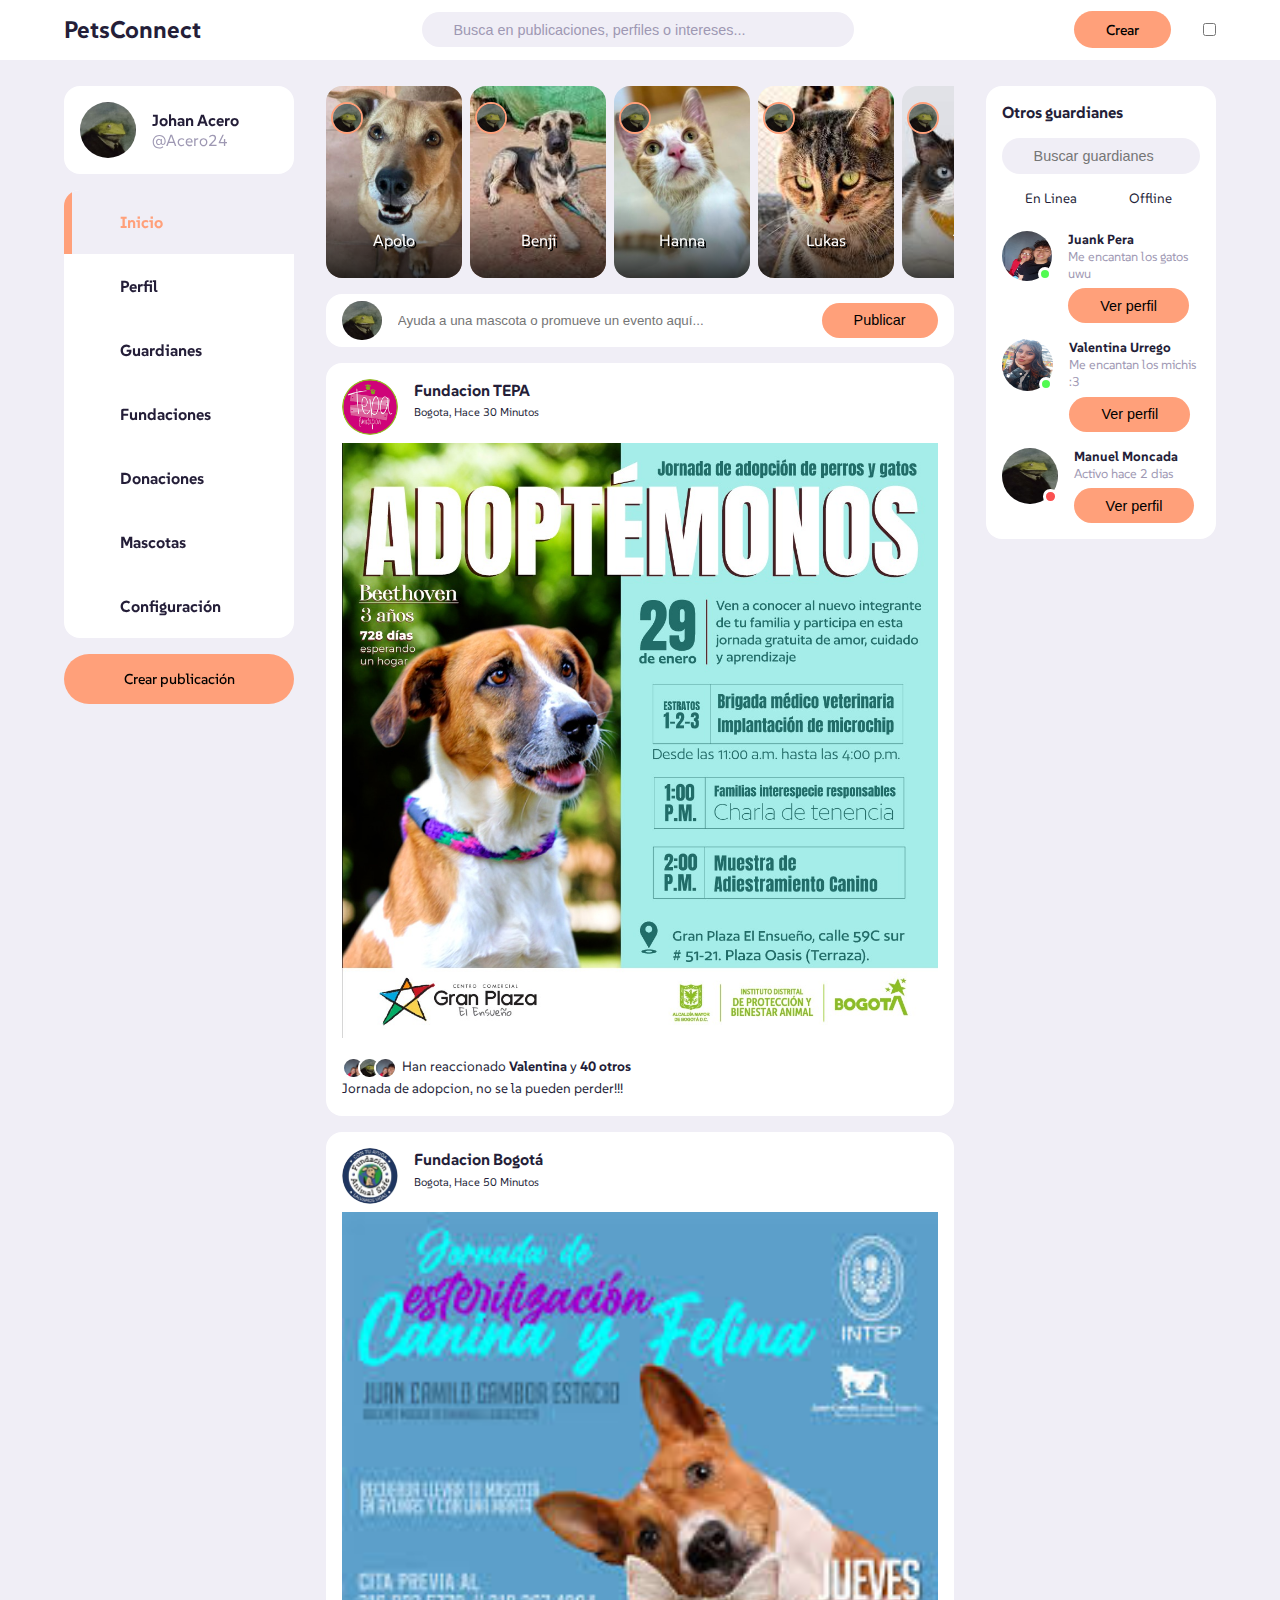
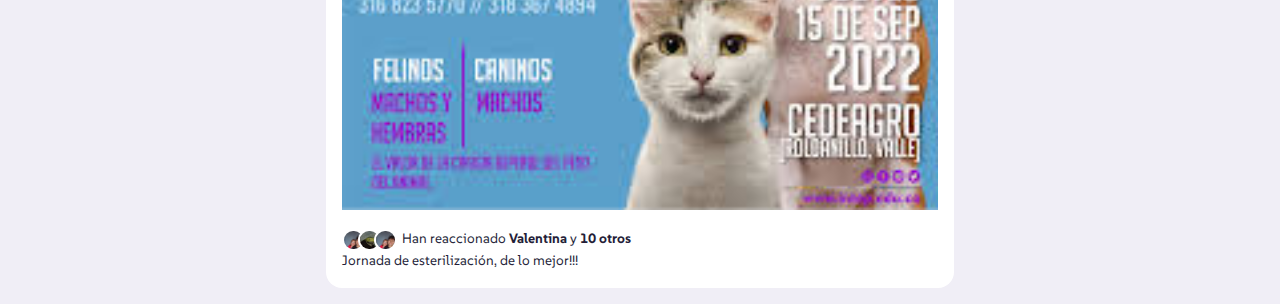
<file: HTML/views/index.html>
<!DOCTYPE html>
<html lang="en">
<head>
    <meta charset="UTF-8">
    <meta name="viewport" content="width=device-width, initial-scale=1.0">
    <title>Feedback</title>
    <link rel="stylesheet" href="../css/style.css">
    <link rel="stylesheet" href="https://unicons.iconscout.com/release/v4.0.8/css/line.css"> <!-- Llamamos a la librería de iconos --> 

</head>
<body>
    <nav>
        <div class="container">

            <h2 class="nombre">PetsConnect</h2>

            <div class="barra-buscador">
                <i class="uil uil-search"></i>
                <input type="search" placeholder="Busca en publicaciones, perfiles o intereses...">
            </div>

            <div  class="crear">
                <label class="btn btn-primario" for="crear-post">Crear</label>
            </div>

            <div class="tema">
                <input type="checkbox"><i class="uil uil-brightness"></i>
                    
            </div>
        
        </div>
    </nav>

<!--============================================================MAIN=============================================-->
<main>
    <div class="container">
<!--==================================IZQUIERDA================================================-->
        <div class="izquierda">
            <a class="perfil">
                <div class="foto-perfil">
                    <img src="../images/perfil2.jpg">
                </div>
                <div class="hundle">
                    <h4> Johan Acero</h4>
                    <p class="text-suave">
                        @Acero24
                    </p>
                </div>
            </a>
                    
<!------------------------------BARRA LATERAL - SIDE BAR-------------------------->
            <div class="sidebar">
                <a class="menu-item activo">
                    <span><i class="uil uil-house-user"></i></span> <h3>Inicio</h3>
                </a>
                
                <a class="menu-item">
                    <span><i class="uil uil-user-circle"></i></span> <h3>Perfil</h3>
                </a>

                <a class="menu-item" id="guardianes-box">
                    <span><i class="uil uil-smile-squint-wink"></i></span> <h3>Guardianes</h3>
                </a>

                <a class="menu-item">
                    <span><i class="uil uil-shop"></i></span> <h3>Fundaciones</h3>
                </a>

                <a class="menu-item">
                    <span><i class="uil uil-credit-card"></i></span> <h3>Donaciones</h3>
                </a>

                <a class="menu-item" id="popup-mascotas">
                    <span><i class="uil uil-heartbeat"></i></span> <h3>Mascotas</h3>

<!---------------------------------------------------POPUP DE MASCOTAS --------------------------------------------->
                    <div class="mascotas-popup">
                        <div class="popup-item">
                            <div class="foto-perfil">
                                <img src="../images/perro.JPG">
                            </div>
                            <div class="popup-body">
                                <b class="text-suave">Perros</b>
                            </div>
                        </div>

                        <div class="popup-item">
                            <div class="foto-perfil">
                                <img src="../images/gato.jpg">
                            </div>
                            <div class="popup-body">
                                <b class="text-suave">Gatos</b>
                            </div>
                        </div>
                        <div class="popup-item">
                            <div class="foto-perfil">
                                <img src="../images/todo-mascotas.jpg">
                            </div>
                            <div class="popup-body">
                                <b class="text-suave">Todos</b>
                            </div>
                        </div>
                    </div>
                    <!---------------------FIN DEL POPUP DE MASCOTAS----------------------------->
                </a>

                <a class="menu-item">
                    <span><i class="uil uil-setting"></i></span> <h3>Configuración</h3>
                </a>
            </div>
            <!------------------------FIN DEL SIDEBAR---------------------->
    <label for="crear-publicacion" class="btn btn-primario">Crear publicación</label>
        </div>
    <!------------------------------FIN DEL LADO IZQUIERDO-------------------------->
    
<!--====================================================MEDIO=======================================================-->
                <div class="medio">
                    <div class="scroll">
                    <!------------------------ SCROLL HORIZONTAL DE MASCOTAS-->
                    <div class="recomendados">
                        
                        <div class="recomendado-individual">
                            <div class="foto-perfil">
                                <img src="../images/perfil2.jpg">
                            </div>
                            <p class="mascota">Apolo</p>
                        </div>

                        <div class="recomendado-individual">
                            <div class="foto-perfil">
                                <img src="../images/perfil2.jpg">
                            </div>
                            <p class="mascota">Benji</p>
                        </div>

                        <div class="recomendado-individual">
                            <div class="foto-perfil">
                                <img src="../images/perfil2.jpg">
                            </div>
                            <p class="mascota">Hanna</p>
                        </div>

                        <div class="recomendado-individual">
                            <div class="foto-perfil">
                                <img src="../images/perfil2.jpg">
                            </div>
                            <p class="mascota">Lukas</p>
                        </div>

                        <div class="recomendado-individual">
                            <div class="foto-perfil">
                                <img src="../images/perfil2.jpg">
                            </div>
                            <p class="mascota">Toby</p>
                        </div>

                        <div class="recomendado-individual">
                            <div class="foto-perfil">
                                <img src="../images/perfil2.jpg">
                            </div>
                            <p class="mascota">Figaro</p>
                        </div>

                        <div class="recomendado-individual">
                            <div class="foto-perfil">
                                <img src="../images/perfil2.jpg">
                            </div>
                            <p class="mascota">Tiger</p>
                        </div>

                        <div class="recomendado-individual">
                            <div class="foto-perfil">
                                <img src="../images/perfil2.jpg">
                            </div>
                            <p class="mascota">Romeo</p>
                        </div>

                        <div class="recomendado-individual">
                            <div class="foto-perfil">
                                <img src="../images/perfil2.jpg">
                            </div>
                            <p class="mascota">Beny</p>
                        </div>
                    </div>
                </div>
                    <!--------------------FIN DEL SCROLL RECOMENDADO------------>

                    <!-----INPUT DE CREAR PUBLICACIÓN...IMPORTANTE!!(SOLO PARA EL ROL DE FUNDACIÓN)-->
                    <form class="crear-post">
                        <div class="foto-perfil">
                            <img src="../images/perfil2.jpg">
                        </div>
                        <input type="text" placeholder="Ayuda a una mascota o promueve un evento aquí..." id="crear-post">
                        <input type="submit" value="Publicar" class="btn btn-primario">
                    </form>
                    <!---------------------------------FEED DE PUBLICACIONES----------------------------->
                    <div class="feed">
                        <!----------------FEED INDIVIDUAL NUMERO 01------------------>
                        <div class="feed-individual">
                            <div class="head">
                                <div class="usuario">
                                    <div class="foto-perfil">
                                        <img src="../images/fundacion.png" alt="">
                                    </div>
                                    <div class="informacion">
                                        <h3>Fundacion TEPA</h3>
                                        <small>Bogota, Hace 30 Minutos</small>
                                    </div>
                                </div>
                                <span class="editar">
                                    <i class="uil uil-ellipsis-h"></i>
                                </span>
                            </div>
                            <div class="foto">
                                <img src="../images/feed1.jpeg">
                            </div>
                            <div class="boton-accion">
                                <div class="botones-interaccion">
                                    <span><i class="uil uil-thumbs-up"></i></span>
                                    <span><i class="uil uil-share"></i></span>
                                </div>
                            </div>
                            <div class="likes">
                                <span><img src="../images/perfil.jpg"></span>
                                <span><img src="../images/perfil2.jpg"></span>
                                <span><img src="../images/perfil.jpg"></span>
                                <p>Han reaccionado <b>Valentina</b> y <b>40 otros</b></p>
                            </div>
                            <div class="descripcion"></div>
                            <p>Jornada de adopcion, no se la pueden perder!!!</p>
                        </div>
                        <!----------------FIN DEL FEED 01------------------>
                        <div class="feed">
                            <!----------------FEED INDIVIDUAL NUMERO 02------------------>
                            <div class="feed-individual">
                                <div class="head">
                                    <div class="usuario">
                                        <div class="foto-perfil">
                                            <img src="../images/fundacion2.png" alt="">
                                        </div>
                                        <div class="informacion">
                                            <h3>Fundacion Bogotá</h3>
                                            <small>Bogota, Hace 50 Minutos</small>
                                        </div>
                                    </div>
                                    <span class="editar">
                                        <i class="uil uil-ellipsis-h"></i>
                                    </span>
                                </div>
                                <div class="foto">
                                    <img src="../images/feed2.jpeg">
                                </div>
                                <div class="boton-accion">
                                    <div class="botones-interaccion">
                                        <span><i class="uil uil-thumbs-up"></i></span>
                                        <span><i class="uil uil-share"></i></span>
                                    </div>
                                </div>
                                <div class="likes">
                                    <span><img src="../images/perfil.jpg"></span>
                                    <span><img src="../images/perfil2.jpg"></span>
                                    <span><img src="../images/perfil.jpg"></span>
                                    <p>Han reaccionado <b>Valentina</b> y <b>10 otros</b></p>
                                </div>
                                <div class="descripcion"></div>
                                <p>Jornada de esterilización, de lo mejor!!!</p>
                            </div>
                            <!----------------FIN DEL FEED 02------------------>
                        </div>
                        <!--==============================================FIN DEL FEED DE PUBLICACIONES===========================================-->
                    </div>
                </div>
<!--==============================================DERECHA===========================================-->
                <div class="derecha">
                    <!------------------------ OTROS GUARDIANES------------------------>
                    <div class="guardianes">
                        <div class="head">
                            <h4>Otros guardianes</h4><i class="uil uil-users-alt"></i>
                        </div>
                        <!------------------------ BARRA DE BUSCADOR --------------------->
                        <div class="barra-buscador">
                            <i class="uil uil-search"></i>
                            <input  type="search" placeholder="Buscar guardianes" id="guardian-buscador">
                        </div>
                        <!------------------------ CATEGORIA DE GUARDIANES --------------------->
                        <div class="categoria">
                            <a class="enlinea">En Linea</a>
                            <a class="offline">Offline</a>
                        </div>
                        <!------------------------ GUARDIAN EN LINEA--------------------->
                        <div class="guardian-enlinea">
                            <div class="foto-perfil">
                                <img src="../images/perfil.jpg">
                                <div class="enlinea"></div>
                            </div>
                            <div class="guardian-body">
                                <h5>Juank Pera</h5>
                                <p class="text-suave">Me encantan los gatos uwu</p>
                                <div class="accion">
                                    <button class="btn btn-primario">
                                        Ver perfil
                                    </button>
                                </div>
                            </div>
                        </div>

                        <div class="guardian-enlinea">
                            <div class="foto-perfil">
                                <img src="../images/valen.jpg">
                                <div class="enlinea"></div>
                            </div>
                            <div class="guardian-body">
                                <h5>Valentina Urrego</h5>
                                <p class="text-suave">Me encantan los michis :3</p>
                                <div class="accion">
                                    <button class="btn btn-primario">
                                        Ver perfil
                                    </button>
                                </div>
                            </div>
                        </div>
                        <!------------------------ GUARDIAN OFFLINE--------------------->
                    <div class="guardian-offline">
                                <div class="foto-perfil">
                                    <img src="../images/perfil2.jpg" >
                                    <div class="offline"></div>
                                </div>
                                <div>
                                    <h5>Manuel Moncada</h5>
                                    <p class="text-suave">
                                        Activo hace 2 dias
                                    </p>
                                    <div class="accion">
                                        <button class="btn btn-primario">
                                            Ver perfil
                                        </button>
                                    </div>
                                </div>
                        </div>
                    </div>
                </div>
    </div>
                <!--==============================================FIN DE LA DERECHA===========================================-->
</main>
<!--==============================================CONFIGURACION DE FONDO===========================================-->

<script src="../js/main.js"></script>
</body>
</html>
</file>
<file: HTML/css/style.css>
/* POSIBLES COLORES A LA ELECCIÓN DE LA PAGINA WEB

Para una red social de mascotas, es importante elegir colores que sean atractivos, amigables y transmitan sensaciones positivas. Los colores adecuados pueden hacer que la interfaz sea más visual y entretenida, creando una atmósfera acogedora y alegre. Aquí te sugiero algunos esquemas de colores:

### 1. **Colores Principales:**
   - **Verde menta (#98FF98)**: Un color suave y relajante, asociado con la naturaleza y la frescura. Refuerza la conexión con los animales y el entorno natural.
   - **Turquesa (#40E0D0)**: Brillante y alegre, ideal para transmitir energía positiva. Funciona bien en botones o elementos interactivos.
   - **Amarillo pastel (#FFFACD)**: Un color cálido y amigable que puede crear una sensación acogedora sin ser demasiado intenso.
   - **Naranja claro (#FFA07A)**: Estimulante y divertido, pero no tan agresivo como otros tonos de naranja. Puede usarse para destacar acciones importantes, como botones de registro o publicaciones.

### 2. **Colores Secundarios:**
   - **Gris claro (#F5F5F5)**: Como fondo neutro para equilibrar los colores más vivos sin distraer demasiado.
   - **Azul cielo (#87CEEB)**: Un tono suave que da una sensación de calma y confianza, ideal para secciones de información.
   - **Rosa suave (#FFB6C1)**: Alegre y amigable, perfecto para pequeños detalles que resaltan sin ser abrumadores.

### 3. **Colores de Acción:**
   - **Verde lima (#32CD32)**: Para indicar acciones exitosas o positivas, como "Adoptar", "Donar" o "Me Gusta".
   - **Rojo coral (#FF4040)**: Para acciones de advertencia o eliminaciones, pero en un tono más suave que no cause ansiedad.

### 4. **Esquema de contraste:**
   - **Blanco (#FFFFFF)**: Como fondo principal para mantener la claridad y el enfoque en las imágenes de las mascotas y el contenido.
   - **Negro suave o Gris oscuro (#2F4F4F)**: Para texto y encabezados principales, asegurando buena legibilidad y contraste visual.

### 5. **Consejos de implementación:**
   - **Paleta amigable y cálida**: Colores como el turquesa, menta y amarillos suaves pueden generar una sensación de bienvenida y alegría, lo cual es perfecto para una red social de mascotas.
   - **Imágenes destacadas**: Usa colores neutros (como grises claros o blancos) en el fondo para que las imágenes de las mascotas sean el foco principal.
   - **Botones e interacciones**: Los colores brillantes (verde lima, azul cielo, naranja claro) ayudan a guiar al usuario a interactuar fácilmente con los botones y las acciones clave.

### Ejemplo de paleta de colores:
- **#98FF98 (Verde menta)**
- **#40E0D0 (Turquesa)**
- **#FFFACD (Amarillo pastel)**
- **#FFA07A (Naranja claro)**
- **#FFB6C1 (Rosa suave)**
- **#F5F5F5 (Gris claro)**
- **#32CD32 (Verde lima)**
- **#2F4F4F (Gris oscuro)**

### Efecto visual:
Este esquema logra una mezcla de energía y calma, perfecta para un ambiente donde los usuarios compartirán momentos alegres con sus mascotas, manteniendo una experiencia visualmente entretenida y fácil de navegar.

*/

@import url('https://fonts.googleapis.com/css2?family=SUSE:wght@100..800&display=swap'); /*importamos una fuente de google fonts para poder utilizarla en nuestro proyecto */

/* AQUÍ CREAMOS VARIABLES DE COLOR QUE PODREMOS UTILIZAR MAS ADELANTE EN LA PAGINA WEB SIN TENER QUE APRENDERNOS COLORES, SOLO LLAMANDO LA VARIABLE, TENDREMOS EL COLOR YA CREADO*/
:root {
    /* PRIMER COLOR SELECCIONADO PARA PRUEBAS*/
    --color-light: hsl(252, 30%, 95%); 
    --color-white: hsl(252, 30%, 100%); 
    --color-gray: hsl(252, 15%, 65%); 
    --color-primary: #FFA07A;
    --color-secondary: hsl(252, 100%, 90%); 
    --color-success: hsl(120, 95%, 65%);
    --color-danger: hsl(0, 95%, 65%);
    --color-dark: hsl(252, 30%, 17%);
    --color-black: hsl(252, 30%, 10%);

    /*SEGUNDA OPCION DE COLOR SELECCIONADO*/
    /*--color-light: #f0f8ff;       /* Un azul muy claro, suave y acogedor */
    /*--color-white: #ffffff;       /* Blanco puro */
    /*--color-gray: #a9a9a9;        /* Gris medio, útil para texto secundario o bordes */
    /*--color-primary: #ff6b6b;     /* Rojo coral vibrante, perfecto para destacar elementos */
    /*--color-secondary: #4ecdc4;   /* Verde agua, refrescante y enérgico, ideal para botones secundarios */
    /*--color-success: #38a169;     /* Verde más oscuro, asociado al éxito y confirmaciones */
    /*--color-danger: #e53e3e;      /* Rojo más intenso, usado para alertas o mensajes de error */
    /*--color-dark: #2d3748;        /* Gris oscuro, excelente para fondo o texto principal */
    /*--color-black: #000000;       /* Negro puro */


    /* AQUÍ CREAMOS LAS VARIABLES PARA EL RADIO, PADDING DE VARIOS ELEMENTOS*/
    --border-radius: 2rem; 
    --card-border-radius:1rem;
    --btn-padding: 0.6rem 2rem;
    --search-padding:0.6rem 1rem;
    --card-padding:1rem;

    /* CREAMOS VARIABLES PARA LOS DIV IZQUIERDA Y DERECHA*/
    --sticky-top-left: 5.4rem;
    --sticky-top-right: -18rem;
}

/*REALIZAMOS CAMBIOS PREDETERMINADOS A TODA LA PAGINA PARA QUE ASI SE HAGA TODO DE MANERA MAS UNIFORME DESDE UN PRINCIPIO*/
*, *::after, *::before {
    margin: 0;
    padding: 0;
    outline: 0;
    box-sizing: border-box;
    text-decoration: none;
    list-style: none;
    border: none;
}

body {
    font-family: "SUSE", sans-serif;
    color: var(--color-dark);
    background-color: var(--color-light);
    overflow-x:hidden; /*Cuando sobrepase el eje X, se corta, para que no aparezca el scroll inferior*/
}


/*ESTILOS GENERALES*/

.container {
    width: 90%;
    margin: 0 auto;
}

.foto-perfil {
    width: 3.5rem;
    border-radius: 50%;
    aspect-ratio: 1/1;
    overflow: hidden;
}

img {
    display: block;
    width: 100%;
}

.btn {
    display: inline-block;
    padding: var(--btn-padding);
    font-weight: 500;
    border-radius: var(--border-radius);
    cursor: pointer;
    transition: all 300ms ease;
    font-size: 0.9rem;
}

.btn:hover {
    opacity: 0.8;
}

.btn-primario {
    background:var(--color-primary);
    color: black;
}

.text-fuerte {
    font-weight: 500;
}

.text-suave {
    color: var(--color-gray);
}


/* ------------------------BARRA DE NAVEGACIÓN------------------------------------------- */

nav {
    width: 100%;
    background-color: var(--color-white);
    padding: 0.7rem 0;
    position: fixed;
    top: 0;
    z-index: 10;
}

/* EDITAMOS EL DIV DONDE TENEMOS TODA LA BARRA DE NAVEGACIÓN*/
nav .container { 
    display: flex;
    align-items: center;             /* Activa Grid en el nav */
}

nav .container .nombre {
    margin-left: 0;
}

nav .container .barra-buscador {
    margin: auto;
    display: flex;
}

nav .container .tema {
    margin-right: 0;
    margin-left: 2rem;
}

.barra-buscador {
    background: var(--color-light);
    border-radius: var(--border-radius);
    padding: var(--search-padding);
}

.barra-buscador input[type="search"] {
    background:transparent;
    width: 30vw;
    margin-left: 1rem;
    font-size: 0.9rem;
    color: var(--color-dark);
}

nav .barra-buscador input[type="search"]::placeholder{
    color:var(--color-gray);
}

nav .crear {
    display: flex;
    align-items: center;
    gap: 2rem;
    user-select: none;
}


/*=============================================== MAIN ================================================*/

main {
    position:relative;
    top: 5.4rem;
}

main .container {
    display:grid;
    grid-template-columns: 18vw/*left*/ auto/*middle*/ 18vw/*right*/;
    column-gap: 2rem;
    position: relative;
}


/*================================================= IZQUIERDA ===========================================*/
/*ESTE CONTENEDOR SIRVE PARA QUE LA SIDEBAR NO SE MUEVA DURANTE EL SCROLL*/
main .container .izquierda {
    height: max-content;
    position: sticky;
    top: var(--sticky-top-left);
    user-select: none;
}

main .container .izquierda .perfil  {
    padding: var(--card-padding);
    background: var(--color-white);
    border-radius: var(--card-border-radius);
    display: flex;
    align-items: center;
    column-gap: 1rem;
    width: 100%;
    user-select:text;
}

/*------------- SIDEBAR -------------*/

.izquierda .sidebar {
    margin-top: 1rem;
    background: var(--color-white);
    border-radius: var(--card-border-radius);

}

.izquierda .sidebar .menu-item  {
    display: flex;
    align-items: center;
    height: 4rem;
    cursor: pointer;
    translate: all 300ms ease;
    position: relative;
}

.izquierda .sidebar .menu-item:hover {
    background: var(--color-light);
}

.izquierda .sidebar i {
    font-size: 1.4rem;
    color: var(--color-gray);
    margin-left: 2rem;
    position: relative;
} 

.izquierda .sidebar h3 {
    margin-left: 1.5rem;
    font-size: 1rem;
}

/* AQUÍ LE DAMOS UN COLOR AL ELEMENTO DEL SIDEBAR QUE ESTE ACTIVO*/
.izquierda .sidebar .activo {
    background:var(--color-light);

}

/* HACEMOS QUE CAMBIE DE COLOR EL i(icono) Y EL h3 CUANDO ESTE ACTIVO*/
.izquierda .sidebar .activo i, 
.izquierda .sidebar .activo h3 {
    color: var(--color-primary);
}

/* AQUÍ AÑADIMOS UNA PEQUEÑA BARRA DEL COLOR PRIMARIO AL ELEMENTO ACTIVO*/
.izquierda .sidebar .activo::before {
    content: "";
    display: block;
    width: 0.5rem;
    height: 100%;
    position: absolute;
    background: var(--color-primary);
}

.izquierda .sidebar .menu-item:first-child.activo {
    border-top-left-radius: var(--card-border-radius);
    overflow: hidden;
}

.izquierda .sidebar .menu-item:last-child.activo {
    border-bottom-left-radius: var(--card-border-radius);
    overflow: hidden;
}

.izquierda .btn {
    margin-top: 1rem;
    width: 100%;
    text-align: center;
    padding: 1rem 0 ;
}

/*----------------- TIPOS DE MASCOTAS POPUP -----------------*/

.izquierda .mascotas-popup {
    position: absolute;
    top: 0;
    left: 102%;
    width: 100%;
    background: var(--color-white);
    border-radius: var(--card-border-radius);
    padding: 0.5rem;
    box-shadow: 0 0 2rem hsl(var(--color-primary) 75%, 60% 25%);
    z-index: inherit;
    display: none;
}

.izquierda .mascotas-popup > div {
    display: flex;
    align-items: center;
    gap: 1rem;
    margin-bottom: 0.5rem;
}

.izquierda .mascotas-popup .popup-item:last-child {
    margin-bottom: 0;
}

.izquierda .mascotas-popup .popup-item:hover {
    background: var(--color-light);
    border-radius: var(--card-border-radius);
    translate: all 300ms ease;
    
}


/*========================================= MEDIO ===================================*/
.medio{
    overflow: hidden;
}

.medio .scroll .recomendados{
    display: flex;
    justify-content: space-between; /*Para que esten separados de manera igual todos*/
    height: 12rem;
    gap: 0.5rem;
    user-select: none; /* Para que no se pueda seleccionar el texto ni imagen*/
}

.medio .scroll[data-animated="true"] .recomendados{
    width: max-content;
    overflow: hidden;
    flex-wrap: nowrap;
    animation: scroll var(--animacion-duracion, 20s) linear infinite; /* Creamos la animacion de scroll durante 20seg de manera linear y que sea infinita*/
}

.medio .scroll[data-animated="true"] .recomendados:hover {
    animation-play-state: paused; /*Aqui para que se pause cada vez que seleccionamos una mascota*/
}


@keyframes scroll {
    to {
        transform: translate(calc(-50%)); 
    }
}


.medio .recomendados .recomendado-individual {
    padding: 3rem;
    padding-top:1rem;
    border-radius: var(--card-border-radius);
    display: flex;
    flex-direction: column;
    justify-content: space-between;
    align-items:center;
    color:white;
    text-shadow: 2px 2px 0 black; /* Sombras para simular un borde */
    font-size: 1rem;
    width: 100%;
    position: relative;
    overflow: hidden;
    cursor: pointer; /* Cursor como si fuera a seleccionar algo*/
}

.medio .recomendados .recomendado-individual::before {
    content: "";
    display: block;
    width: 100%;
    height: 5rem;
    background: linear-gradient(transparent, rgba(0,0,0,0.75)); /*Aqui hacemos las sombras para que se vea mejor la letra de cada mascota*/
    position: absolute;
    bottom: 0;
    
}

.medio .recomendados .recomendado-individual .mascota {
    z-index: 2;
    position: relative;
    top:8rem;

}

/*--------CADA UNO DE LAS HISTORIAS INDIVIDUALES-----------*/
.medio .recomendados .recomendado-individual:nth-child(1) {
    background: url("../images/recomendado1.jpg") no-repeat center/cover;
}

.medio .recomendados .recomendado-individual:nth-child(2) {
    background: url("../images/recomendado2.jpg") no-repeat center/cover;
}

.medio .recomendados .recomendado-individual:nth-child(3) {
    background: url("../images/recomendado3.jpg") no-repeat center/cover;
}

.medio .recomendados .recomendado-individual:nth-child(4) {
    background: url("../images/recomendado4.jpg") no-repeat center/cover;
}

.medio .recomendados .recomendado-individual:nth-child(5) {
    background: url("../images/recomendado5.jpg") no-repeat center/cover;
}

.medio .recomendados .recomendado-individual:nth-child(6) {
    background: url("../images/recomendado6.jpg") no-repeat center/cover;
}

.medio .recomendados .recomendado-individual:nth-child(7) {
    background: url("../images/recomendado7.jpg") no-repeat center/cover;
}

.medio .recomendados .recomendado-individual:nth-child(8) {
    background: url("../images/recomendado8.jpg") no-repeat center/cover;
}

.medio .recomendados .recomendado-individual:nth-child(9) {
    background: url("../images/recomendado9.jpg") no-repeat center/cover;
}


.medio .recomendado-individual .foto-perfil {
    width: 2rem;
    height: 2rem;
    border: 2px solid var(--color-primary); /* Le damos el borde de la foto de perfil con color primario*/
    position: absolute;
    left:5px;
}



/*-----------------CREAR POST------------------------*/

.medio .crear-post {
    width: 100%;
    display: flex;
    align-items: center;
    justify-content: space-between;
    margin-top: 1rem;
    background: var(--color-white);
    padding: 0.4rem var(--card-padding);
    border-radius: var(--card-border-radius);
}

.medio .crear-post input[type='text'] {
    justify-self: start;
    width: 100%;
    padding-left: 1rem;
    background: transparent;
    color:var(--color-dark);
    margin-right: 1rem;
}

/*------------------------FEED DE PUBLIACIONES---------------------------------*/

.medio .feed .feed-individual {
    background: var(--color-white);
    border-radius: var(--card-border-radius);
    padding: var(--card-padding);
    margin: 1rem 0;
    font-size: 0.85rem;
    line-height: 1.5;
}

.medio .feed .head {
    display: flex;
    justify-content: space-between;
}

.medio .feed .usuario {
    display: flex;
    gap:1rem;
}

.medio .feed .foto-perfil {
    overflow: hidden;
    margin-bottom:0.5rem;
}

.medio .feed .boton-accion {
    display: flex;
    justify-content: space-between;
    align-items: center;
    font-size: 1.4rem;
    margin:0.6rem;
}

.medio .likes {
    display: flex;
}

.medio .likes span{
    width: 1.4rem;
    height: 1.4rem;
    display: block;
    border-radius: 50%;
    overflow: hidden;
    border: 2px solid var(--color-white);
    margin-left: -0.4rem;   
}

.medio .likes span:first-child {
    margin: 0;
}

.medio .likes p {
    margin-left: 0.3rem;
}

/*================================================= DERECHA  ===========================================*/

main .container .derecha {
    height: max-content;
    position: sticky;
    top: var(--sticky-top-right);
    bottom:0;
}
/*----------------------GUARDIANES REGISTRADOS---------------------------*/
.derecha .guardianes {
    background: var(--color-white);
    border-radius:var(--card-border-radius);
    padding: var(--card-padding);
}

.derecha .guardianes .head {
    display: flex;
    align-items: center;
    justify-content: space-between;
    margin-bottom: 1rem;
}

.derecha .guardianes i {
    font-size: 1.4rem;
}
/*-------------------BARRA BUSCADORA DE GUARDIANES----------------------*/
.derecha .guardianes .barra-buscador {
    display: flex;
    margin-bottom: 1rem;
    overflow: hidden;
}
/*---------------------CATEGORIAS DE ONLINE O OFFLINE---------------------*/

.derecha .guardianes .categoria {
    display: flex;
    justify-content: space-between;
    margin-bottom: 1rem;
}

.derecha .guardianes .categoria a {
    width: 100%;
    text-align: center;
    padding-bottom: 0.5rem;
    font-size: 0.85rem;
}

.derecha .guardianes .categoria a:hover {
    background: var(--color-light);
    user-select: none;
    cursor:pointer;
}

/* AQUÍ LE DAMOS UN COLOR AL ELEMENTO DEL SIDEBAR QUE ESTE ACTIVO*/
.derecha .guardianes .categoria .activoOn{
    background:var(--color-light);

}

/* AQUÍ AÑADIMOS UNA PEQUEÑA BARRA DEL COLOR PRIMARIO AL ELEMENTO ACTIVO*/
.derecha .guardianes .categoria .activoOn::before {
    content: "";
    display: block;
    width: 100%;
    height: 0.4rem;
    background: var(--color-dark);
}
/*---------- INICIO CATERGORIA ONLINE-----------------------*/


.derecha .guardianes .guardian-enlinea {
    display: flex;
    gap: 1rem;
    margin-bottom: 1rem;
    align-items: start;
}
.derecha .guardianes .foto-perfil {
    position: relative;
    overflow: visible;
}

.derecha .foto-perfil img {
    border-radius: 50%;
    aspect-ratio: 1/1;
}

.derecha .guardianes .guardian-enlinea:last-child {
    margin: 0;
}

.derecha .guardianes .guardian-enlinea p {
    font-size: 0.8rem;   
}

.derecha .guardianes .guardian-enlinea .foto-perfil .enlinea {
    width: 0.9rem;
    height: 0.9rem;
    border-radius: 50%;
    border: 3px solid var(--color-white);
    background: var(--color-success);
    position: absolute;
    bottom: 0;
    right: 0;
}

.derecha .guardianes .guardian-enlinea .accion {
    display: flex;
    padding-top: 0.4rem;
}

/*------------------INICIO CATGEGORIA OFFLINE----------------*/

.derecha .guardianes .guardian-offline {
    display: flex;
    gap: 1rem;
    margin-bottom: 1rem;
    align-items: start;
}


.derecha .guardianes .guardian-offline:last-child {
    margin: 0;
}

.derecha .guardianes .guardian-offline p {
    font-size: 0.8rem;   
}

.derecha .guardianes .guardian-offline .foto-perfil .offline {
    width: 0.9rem;
    height: 0.9rem;
    border-radius: 50%;
    border: 3px solid var(--color-white);
    background: var(--color-danger);
    position: absolute;
    bottom: 0;
    right: 0;
}

.derecha .guardianes .guardian-offline .accion {
    display: flex;
    padding-top: 0.4rem;
}


/*======================DISEÑO RESPONSIVE PARA LAPTOS Y TABLETS GRANDES===========================================*/

@media screen and (max-width:1200px) {
    .container {
        width:96%;
    }

    main .container {
        grid-template-columns: 5rem/*IZQUIERDA*/ auto/*MEDIO*/ 30vw/*DERECHA*/;
        gap: 1rem;
    }

    .izquierda {
        width:5rem;
        z-index: 5;;
    }

    .izquierda .mascotas-popup {
        position: absolute;
        right: -20rem;
        width: 20rem;
    }

    .izquierda .mascotas-popup::before {
        display: none;
        top:1.3rem;
        left: calc(20rem - 0.6rem);
        }

    main .container .izquierda .perfil {
        display: none;
    }

    .sidebar h3 {
        display: none;
    }

    .izquierda .btn {
        display: none;
    }
}


/*===================DISEÑO RESPONSIVE PARA TABLETS PEQUEÑAS Y CELULARES===========================*/

@media screen and (max-width:992px) {
    nav .crear {
        display: none;
    }
    
    nav {
        display: flex;
        margin: 0;
    }
    main .container {
        grid-template-columns: 0 auto 5rem;   
        gap: 0;
    }

    main .container .izquierda {
        grid-column: 3/4;
        position: fixed;
        bottom: 0;
        right: 0;
    }

    /*--------- POPUP DE MASCOTAS --------------*/

    .izquierda .mascotas-popup {
        position: absolute;
        left: -20rem;
        width: 20rem;
    }

    .izquierda .mascotas-popup::before {
        display: none;
        top:1.3rem;
        left: calc(20rem - 0.6rem);
        }

    main .container .izquierda .sidebar > div h3 {
        display: none;
    }

    main .container .medio {
        grid-column: 1/3;
    }

    main .container .derecha {
        display: none;
    }
}
</file>
